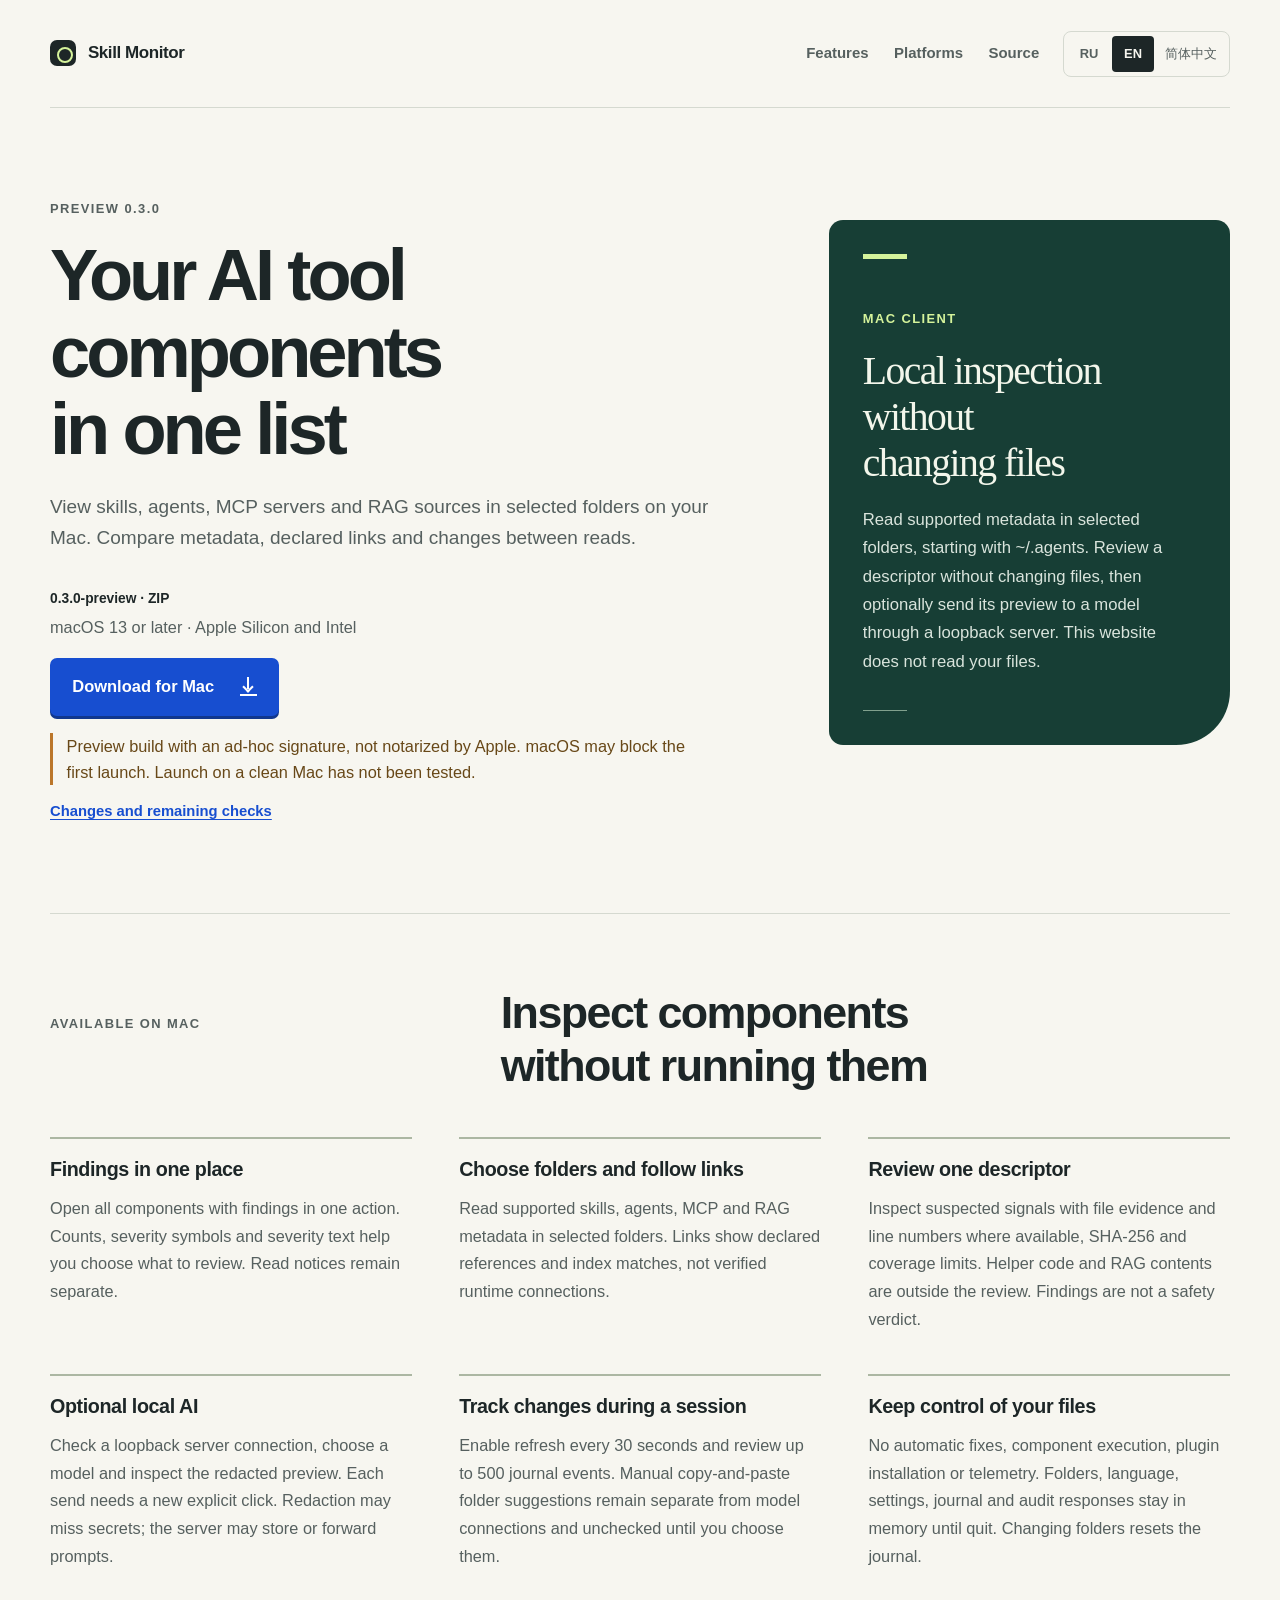
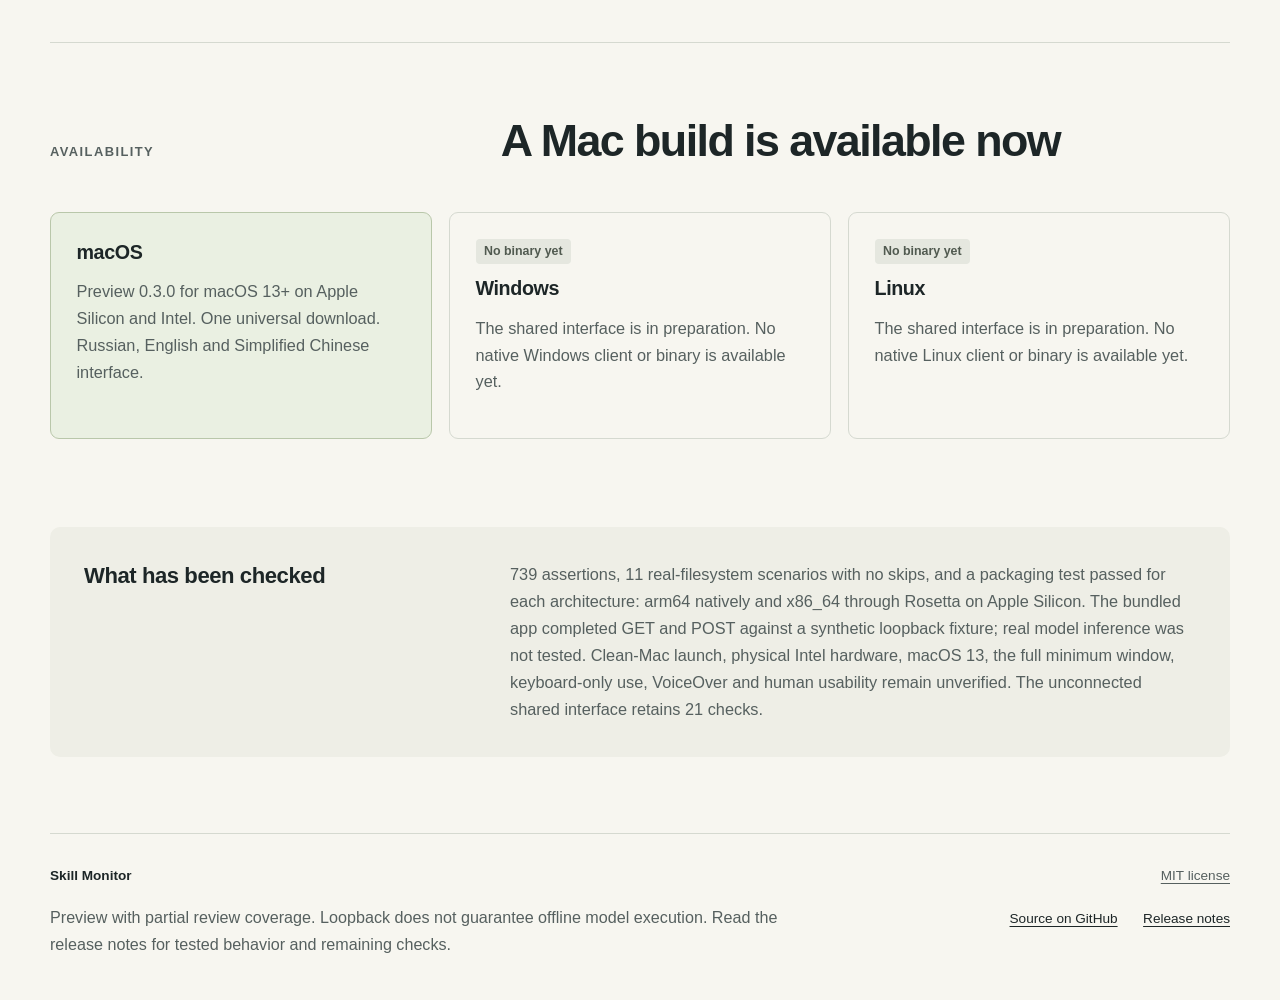
<file: index.html>
<!doctype html>
<html lang="en">
<head>
  <meta charset="utf-8">
  <meta name="viewport" content="width=device-width, initial-scale=1">
  <meta http-equiv="Content-Security-Policy" content="default-src 'none'; script-src 'self'; style-src 'self'; connect-src 'none'; img-src 'none'; font-src 'none'; object-src 'none'; base-uri 'none'; form-action 'none'">
  <meta name="description" content="Skill Monitor: local inspection of skills, agents, MCP and RAG on Mac. Preview 0.3.0 for Apple Silicon and Intel.">
  <meta name="color-scheme" content="light">
  <title>Skill Monitor | Preview 0.3.0</title>
  <link rel="stylesheet" href="site.css">
  <script src="site-locales.js" defer></script>
  <script src="site.js" defer></script>
</head>
<body>
  <a class="skip-link" href="#main" data-text="skipLink">Skip to content</a>
  <div class="page-shell">
    <header class="site-header">
      <a class="brand" href="#main"><span class="brand-mark" aria-hidden="true"></span><span data-text="brand">Skill Monitor</span></a>
      <nav class="primary-nav">
        <a href="#features" data-text="nav.features">Features</a>
        <a href="#platforms" data-text="nav.platforms">Platforms</a>
        <a href="https://github.com/bearatol/agents-skill-monitor-site" data-text="nav.source">Source</a>
      </nav>
      <div class="language-switcher" role="group" data-label="languageLabel" aria-label="Language">
        <button type="button" data-language="ru" lang="ru" aria-pressed="false">RU</button>
        <button type="button" data-language="en" lang="en" aria-pressed="true">EN</button>
        <button type="button" data-language="zh" lang="zh-CN" aria-pressed="false">&#31616;&#20307;&#20013;&#25991;</button>
      </div>
    </header>

    <main id="main" tabindex="-1">
      <section class="hero" aria-labelledby="hero-title">
        <div class="hero-copy">
          <p class="eyebrow" data-text="hero.eyebrow">Preview 0.3.0</p>
          <h1 id="hero-title" data-text="hero.title">Your AI tool components in one list</h1>
          <p class="hero-summary" data-text="hero.summary">View skills, agents, MCP servers and RAG sources in selected folders on your Mac. Compare metadata, declared links and changes between reads.</p>
          <div class="download-block">
            <p class="download-version" data-text="download.version">0.3.0-preview &#183; ZIP</p>
            <p class="download-requirements" id="download-requirements" data-text="download.requirements">macOS 13 or later &#183; Apple Silicon and Intel</p>
            <a class="button button-primary" href="https://github.com/bearatol/agents-skill-monitor-site/releases/download/v0.3.0-preview/AgentsSkillMonitor-macOS-universal2.zip" aria-describedby="download-requirements download-warning"><span data-text="download.label">Download for Mac</span><span class="download-arrow" aria-hidden="true"></span></a>
            <p class="download-warning" id="download-warning" data-text="download.warning">Preview build with an ad-hoc signature, not notarized by Apple. macOS may block the first launch. Launch on a clean Mac has not been tested.</p>
            <a class="text-link" href="https://github.com/bearatol/agents-skill-monitor-site/releases/tag/v0.3.0-preview" data-text="download.releaseNotes">Changes and remaining checks</a>
          </div>
        </div>
        <aside class="local-panel" aria-labelledby="local-title">
          <span class="panel-rule" aria-hidden="true"></span>
          <p class="eyebrow" data-text="preview.label">Mac client</p>
          <h2 id="local-title" data-text="preview.title">Local inspection without changing files</h2>
          <p data-text="preview.body">Read supported metadata in selected folders, starting with ~/.agents. Review a descriptor without changing files, then optionally send its preview to a model through a loopback server. This website does not read your files.</p>
          <span class="panel-end" aria-hidden="true"></span>
        </aside>
      </section>

      <section class="features section" id="features" aria-labelledby="features-title">
        <div class="section-heading">
          <p class="eyebrow" data-text="features.eyebrow">Available on Mac</p>
          <h2 id="features-title" data-text="features.title">Inspect components without running them</h2>
        </div>
        <div class="feature-grid">
          <article class="feature"><h3 data-text="features.items.0.title">Findings in one place</h3><p data-text="features.items.0.body">Open all components with findings in one action. Counts, severity symbols and severity text help you choose what to review. Read notices remain separate.</p></article>
          <article class="feature"><h3 data-text="features.items.1.title">Choose folders and follow links</h3><p data-text="features.items.1.body">Read supported skills, agents, MCP and RAG metadata in selected folders. Links show declared references and index matches, not verified runtime connections.</p></article>
          <article class="feature"><h3 data-text="features.items.2.title">Review one descriptor</h3><p data-text="features.items.2.body">Inspect suspected signals with file evidence and line numbers where available, SHA-256 and coverage limits. Helper code and RAG contents are outside the review. Findings are not a safety verdict.</p></article>
          <article class="feature"><h3 data-text="features.items.3.title">Optional local AI</h3><p data-text="features.items.3.body">Check a loopback server connection, choose a model and inspect the redacted preview. Each send needs a new explicit click. Redaction may miss secrets; the server may store or forward prompts.</p></article>
          <article class="feature"><h3 data-text="features.items.4.title">Track changes during a session</h3><p data-text="features.items.4.body">Enable refresh every 30 seconds and review up to 500 journal events. Manual copy-and-paste folder suggestions remain separate from model connections and unchecked until you choose them.</p></article>
          <article class="feature"><h3 data-text="features.items.5.title">Keep control of your files</h3><p data-text="features.items.5.body">No automatic fixes, component execution, plugin installation or telemetry. Folders, language, settings, journal and audit responses stay in memory until quit. Changing folders resets the journal.</p></article>
        </div>
      </section>

      <section class="platforms section" id="platforms" aria-labelledby="platforms-title">
        <div class="section-heading">
          <p class="eyebrow" data-text="platforms.eyebrow">Availability</p>
          <h2 id="platforms-title" data-text="platforms.title">A Mac build is available now</h2>
        </div>
        <div class="platform-grid">
          <article class="platform platform-available">
            <h3 data-text="platforms.macTitle">macOS</h3>
            <p data-text="platforms.macBody">Preview 0.3.0 for macOS 13+ on Apple Silicon and Intel. One universal download. Russian, English and Simplified Chinese interface.</p>
          </article>
          <article class="platform">
            <span class="status-label" data-text="platforms.pendingLabel">No binary yet</span>
            <h3 data-text="platforms.windowsTitle">Windows</h3>
            <p data-text="platforms.windowsBody">The shared interface is in preparation. No native Windows client or binary is available yet.</p>
          </article>
          <article class="platform">
            <span class="status-label" data-text="platforms.pendingLabel">No binary yet</span>
            <h3 data-text="platforms.linuxTitle">Linux</h3>
            <p data-text="platforms.linuxBody">The shared interface is in preparation. No native Linux client or binary is available yet.</p>
          </article>
        </div>
      </section>

      <section class="scope-note" aria-labelledby="scope-title">
        <h2 id="scope-title" data-text="scope.title">What has been checked</h2>
        <p data-text="scope.body">739 assertions, 11 real-filesystem scenarios with no skips, and a packaging test passed for each architecture: arm64 natively and x86_64 through Rosetta on Apple Silicon. The bundled app completed GET and POST against a synthetic loopback fixture; real model inference was not tested. Clean-Mac launch, physical Intel hardware, macOS 13, the full minimum window, keyboard-only use, VoiceOver and human usability remain unverified. The unconnected shared interface retains 21 checks.</p>
      </section>
    </main>

    <footer class="site-footer">
      <div class="footer-top"><span class="footer-brand" data-text="brand">Skill Monitor</span><a href="https://github.com/bearatol/agents-skill-monitor-site/blob/main/LICENSE" data-text="footer.license">MIT license</a></div>
      <div class="footer-bottom">
        <p data-text="footer.note">Preview with partial review coverage. Loopback does not guarantee offline model execution. Read the release notes for tested behavior and remaining checks.</p>
        <div class="footer-links">
          <a href="https://github.com/bearatol/agents-skill-monitor-site/tree/main/clients/skill-monitor-macos" data-text="footer.source">Source on GitHub</a>
          <a href="https://github.com/bearatol/agents-skill-monitor-site/releases/tag/v0.3.0-preview" data-text="footer.releaseNotes">Release notes</a>
        </div>
      </div>
    </footer>
  </div>
</body>
</html>
</file>
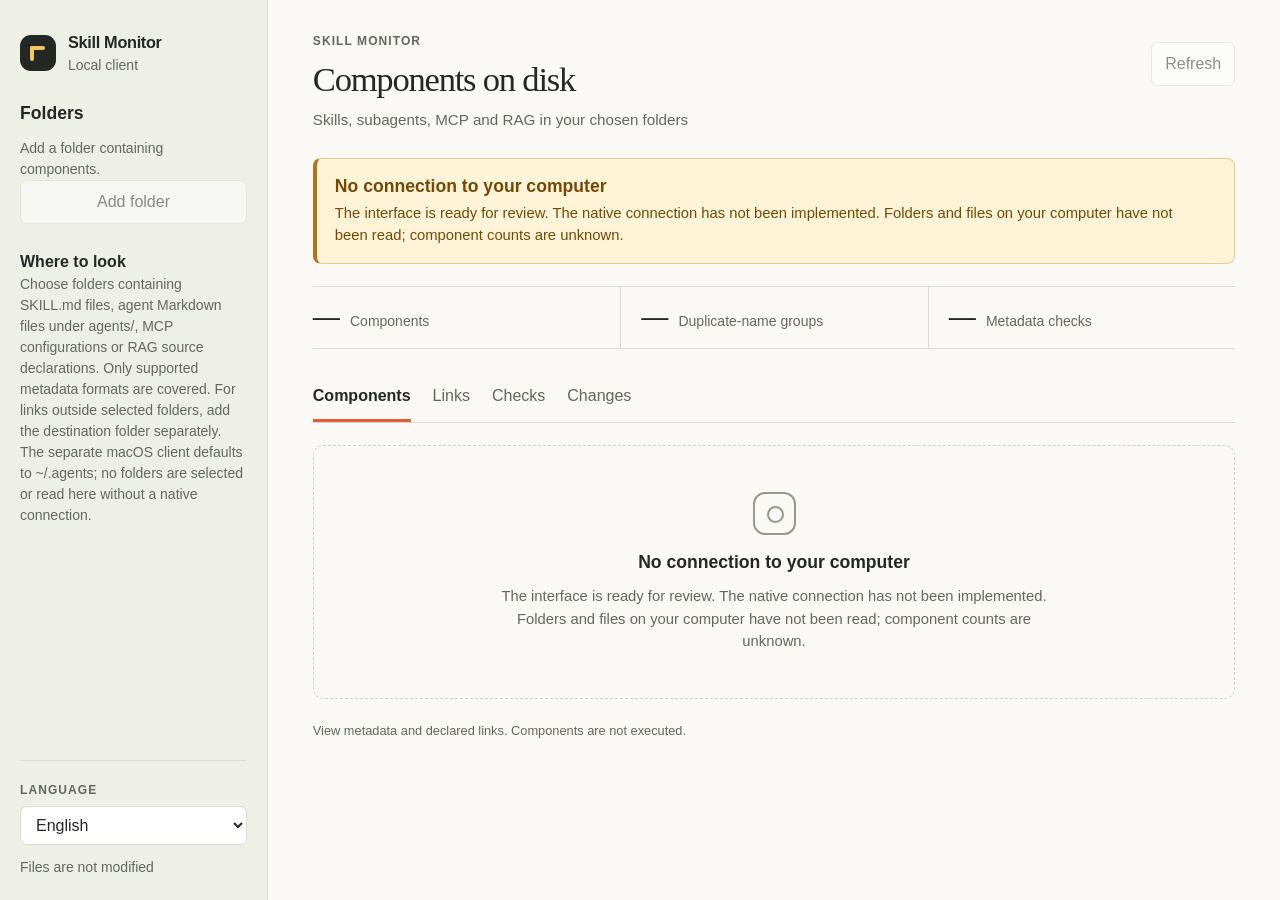
<file: clients/skill-monitor-desktop/index.html>
<!doctype html>
<html lang="en">
<head>
  <meta charset="utf-8">
  <meta name="viewport" content="width=device-width, initial-scale=1">
  <meta http-equiv="Content-Security-Policy" content="default-src 'none'; script-src 'self'; style-src 'self'; connect-src 'none'; img-src 'none'; font-src 'none'; object-src 'none'; base-uri 'none'; form-action 'none'">
  <meta name="color-scheme" content="light">
  <title>Skill Monitor</title>
  <link rel="stylesheet" href="style.css">
  <script src="locales.js" defer></script>
  <script src="app.js" defer></script>
</head>
<body>
  <div id="app"></div>
</body>
</html>
</file>
<file: site.css>
:root {
  color-scheme: light;
  --paper: #f7f6f0;
  --ink: #1d2627;
  --muted: #56605f;
  --line: #d5d9d0;
  --blue: #174ed0;
  --blue-hover: #123c9f;
  --panel: #173e35;
  --lime: #d5f39b;
  font-family: "Avenir Next", Avenir, "Trebuchet MS", "PingFang SC", "Microsoft YaHei", sans-serif;
  font-size: 17px;
  line-height: 1.65;
  font-synthesis: none;
  text-rendering: optimizeLegibility;
  -webkit-font-smoothing: antialiased;
  background: var(--paper);
  color: var(--ink);
}

* { box-sizing: border-box; }
html { scroll-padding-top: 2rem; }
body { margin: 0; }
a { color: inherit; text-underline-offset: .23em; }
button, a { -webkit-tap-highlight-color: transparent; }
button { font: inherit; }
button, a { touch-action: manipulation; }
button:focus-visible, a:focus-visible, main:focus-visible { outline: 3px solid var(--blue); outline-offset: 5px; }
main:focus-visible { outline-offset: 10px; }
button { cursor: pointer; }
p, h1, h2, h3 { margin-top: 0; }
p { margin-bottom: 0; }
h1, h2, h3 { font-weight: 600; }
h1, h2 { text-wrap: balance; }
h1 { max-width: 14ch; margin-bottom: 1.4rem; font-size: clamp(2.65rem, 5.65vw, 4.65rem); line-height: 1.06; letter-spacing: -.055em; }
h2 { margin-bottom: 0; font-size: clamp(1.8rem, 3.5vw, 2.65rem); line-height: 1.2; letter-spacing: -.035em; }
h3 { margin-bottom: .65rem; font-size: 1.16rem; line-height: 1.4; letter-spacing: -.02em; }
::selection { color: var(--ink); background: var(--lime); }
.page-shell { width: min(1180px, calc(100% - 96px)); margin: 0 auto; }
.skip-link { position: absolute; z-index: 10; top: 1rem; left: 1rem; padding: .7rem 1rem; transform: translateY(-200%); background: var(--paper); border: 2px solid var(--ink); font-weight: 600; }
.skip-link:focus { transform: translateY(0); }
.site-header { display: flex; flex-wrap: wrap; align-items: center; gap: 1.4rem; min-height: 108px; padding: 1.2rem 0; border-bottom: 1px solid var(--line); }
.brand { display: inline-flex; align-items: center; gap: .7rem; text-decoration: none; font-size: 1rem; font-weight: 700; letter-spacing: -.025em; }
.brand-mark { position: relative; display: inline-block; width: 26px; height: 26px; flex: 0 0 26px; background: var(--ink); border-radius: 7px; }
.brand-mark::before { content: ""; position: absolute; top: 7px; left: 7px; width: 12px; height: 12px; border: 2px solid var(--lime); border-radius: 50%; }
.primary-nav { display: flex; flex-wrap: wrap; align-items: center; gap: 1.5rem; margin-left: auto; }
.primary-nav a { color: var(--muted); text-decoration: none; font-size: .88rem; font-weight: 600; }
.primary-nav a:hover, .footer-links a:hover { color: var(--blue); text-decoration: underline; }
.language-switcher { display: flex; align-items: center; gap: 2px; padding: 4px; border: 1px solid var(--line); border-radius: 8px; }
.language-switcher button { min-width: 42px; min-height: 36px; padding: .15rem .5rem; border: 0; border-radius: 4px; background: transparent; color: var(--muted); font-size: .76rem; font-weight: 700; }
.language-switcher button[aria-pressed="true"] { color: var(--paper); background: var(--ink); }
.language-switcher button:hover:not([aria-pressed="true"]) { background: #e6e9df; color: var(--ink); }
.hero { display: grid; grid-template-columns: minmax(0, 1.4fr) minmax(280px, .8fr); align-items: start; gap: clamp(2rem, 6vw, 5rem); padding: 5.4rem 0 5.2rem; }
.eyebrow { margin-bottom: 1.1rem; color: var(--muted); font-size: .76rem; line-height: 1.45; letter-spacing: .11em; text-transform: uppercase; font-weight: 700; }
.hero-summary { max-width: 42rem; color: var(--muted); font-size: 1.12rem; line-height: 1.65; }
.download-block { max-width: 39rem; margin-top: 2rem; }
.download-version { margin-bottom: .2rem; font-size: .81rem; font-weight: 700; }
.download-requirements { color: var(--muted); font-size: .96rem; }
.button { display: inline-flex; justify-content: space-between; align-items: center; gap: 1.5rem; min-height: 58px; margin-top: 1rem; padding: .85rem 1.25rem; border: 1px solid transparent; border-radius: 7px; text-decoration: none; font-size: .97rem; font-weight: 700; line-height: 1.4; transition: background-color .15s ease, transform .15s ease; }
.button-primary { background: var(--blue); color: white; box-shadow: 0 3px 0 #11378e; }
.button-primary:hover { background: var(--blue-hover); transform: translateY(-1px); }
.button-primary:active { transform: translateY(1px); box-shadow: 0 1px 0 #11378e; }
.download-arrow { position: relative; display: inline-block; width: 17px; height: 19px; flex: 0 0 17px; border-bottom: 2px solid currentColor; }
.download-arrow::before { content: ""; position: absolute; left: 7px; top: 0; height: 12px; border-left: 2px solid currentColor; }
.download-arrow::after { content: ""; position: absolute; left: 4px; top: 6px; width: 6px; height: 6px; border-right: 2px solid currentColor; border-bottom: 2px solid currentColor; transform: rotate(45deg); }
.download-warning { margin: 1rem 0 .7rem; padding-left: .8rem; border-left: 3px solid #bb762a; color: #684818; font-size: .96rem; line-height: 1.6; }
.text-link { color: var(--blue); font-size: .87rem; font-weight: 600; }
.text-link:hover { color: var(--blue-hover); text-decoration-thickness: 2px; }
.local-panel { position: relative; min-height: 392px; margin-top: 1.2rem; padding: 2rem; overflow: hidden; border-radius: 14px 14px 54px 14px; background: var(--panel); color: #f3f6eb; }
.panel-rule { display: block; width: 44px; height: 5px; margin-bottom: 3rem; background: var(--lime); }
.local-panel .eyebrow { color: var(--lime); }
.local-panel h2 { max-width: 12ch; margin-bottom: 1.2rem; font-family: Georgia, "Times New Roman", "Songti SC", serif; font-weight: 400; font-size: clamp(2rem, 3.1vw, 2.8rem); line-height: 1.16; letter-spacing: -.04em; }
.local-panel p:last-of-type { position: relative; z-index: 1; color: #d9e4dc; font-size: .98rem; line-height: 1.7; }
.panel-end { display: block; width: 44px; height: 1px; margin-top: 2rem; background: #81a08d; }
.section { padding: 4.2rem 0; border-top: 1px solid var(--line); }
.section-heading { display: grid; grid-template-columns: .8fr 1.4fr; align-items: baseline; gap: 2rem; margin-bottom: 2.6rem; }
.section-heading .eyebrow { margin: 0; }
.feature-grid { display: grid; grid-template-columns: repeat(3, minmax(0, 1fr)); gap: 2.4rem 2.8rem; }
.feature { padding-top: 1rem; border-top: 2px solid #acb7a3; }
.feature p { color: var(--muted); font-size: .96rem; line-height: 1.7; }
.platform-grid { display: grid; grid-template-columns: repeat(3, minmax(0, 1fr)); gap: 1rem; }
.platform { display: flex; flex-direction: column; align-items: start; padding: 1.5rem; border: 1px solid var(--line); border-radius: 9px; }
.platform-available { background: #eaf0e2; border-color: #b9c7aa; }
.platform h3 { margin-bottom: .7rem; }
.platform p { margin-bottom: 1rem; color: var(--muted); font-size: .96rem; }
.platform .text-link { margin-top: auto; }
.status-label { display: inline-block; margin-bottom: .65rem; padding: .14rem .5rem; background: #e5e7df; border-radius: 4px; color: #515a50; font-size: .73rem; font-weight: 600; }
.scope-note { display: grid; grid-template-columns: .8fr 1.4fr; gap: 2rem; margin: 1rem 0 4.5rem; padding: 2rem; background: #eeeee6; border-radius: 10px; }
.scope-note h2 { font-size: 1.3rem; line-height: 1.4; letter-spacing: -.02em; }
.scope-note p { color: var(--muted); font-size: .96rem; }
.site-footer { padding: 1.8rem 0 2.5rem; border-top: 1px solid var(--line); font-size: .8rem; }
.footer-top, .footer-bottom { display: flex; justify-content: space-between; gap: 1.5rem; }
.footer-top { margin-bottom: 1rem; color: var(--muted); }
.footer-brand { color: var(--ink); font-weight: 700; }
.footer-bottom { align-items: baseline; }
.footer-bottom p { max-width: 43rem; color: var(--muted); font-size: .95rem; }
.footer-links { display: flex; flex-shrink: 0; flex-wrap: wrap; gap: 1.5rem; }
html[lang="zh-CN"] h1 { max-width: 12ch; line-height: 1.22; letter-spacing: -.035em; }
html[lang="zh-CN"] .local-panel h2 { max-width: 9ch; line-height: 1.4; }

@media (max-width: 1000px) {
  .page-shell { width: calc(100% - 64px); }
  .site-header { gap: 1rem 1.5rem; }
  .primary-nav { gap: 1rem; }
  .hero { gap: 2rem; padding-top: 4rem; grid-template-columns: minmax(0, 1.15fr) minmax(260px, .85fr); }
  .local-panel { padding: 1.6rem; }
  .feature-grid { gap: 2rem; }
  .footer-bottom { display: block; }
  .footer-links { margin-top: 1rem; }
}

@media (max-width: 760px) {
  .site-header { padding: 1rem 0; min-height: 0; }
  .brand { margin-right: auto; }
  .language-switcher { margin-left: auto; }
  .primary-nav { order: 3; width: 100%; margin-left: 0; padding-top: .3rem; gap: 1.5rem; }
  .hero { display: block; padding: 3rem 0; }
  h1 { max-width: 16ch; font-size: clamp(2.5rem, 8vw, 3.8rem); }
  .hero-summary { font-size: 1.05rem; }
  .local-panel { min-height: 0; margin-top: 2.8rem; padding: 1.8rem; }
  .panel-rule { margin-bottom: 1.8rem; }
  .local-panel h2 { max-width: 25ch; font-size: 2.2rem; }
  .section { padding: 3rem 0; }
  .section-heading { display: block; margin-bottom: 2rem; }
  .section-heading .eyebrow { margin-bottom: .8rem; }
  .feature-grid { grid-template-columns: repeat(2, minmax(0, 1fr)); gap: 2rem 1.5rem; }
  .platform-grid { grid-template-columns: 1fr; }
  .platform { padding: 1.4rem; }
  .scope-note { display: block; margin-bottom: 3rem; padding: 1.5rem; }
  .scope-note h2 { margin-bottom: .8rem; }
  html[lang="zh-CN"] .local-panel h2 { max-width: none; }
}

@media (max-width: 440px) {
  .page-shell { width: calc(100% - 36px); }
  .site-header { column-gap: .5rem; }
  .brand { font-size: .85rem; gap: .45rem; }
  .brand-mark { width: 23px; height: 23px; flex-basis: 23px; }
  .brand-mark::before { top: 6px; left: 6px; width: 11px; height: 11px; }
  .language-switcher { padding: 2px; }
  .language-switcher button { min-width: 32px; min-height: 36px; padding-inline: .35rem; font-size: .68rem; }
  .primary-nav { gap: 1.2rem; }
  .primary-nav a { font-size: .8rem; }
  .hero { padding-top: 2.5rem; }
  h1 { font-size: 2.55rem; }
  .button { width: 100%; }
  .feature-grid { grid-template-columns: 1fr; }
  .footer-top { display: block; }
  .footer-top > * { display: block; }
  .footer-top > * + * { margin-top: .4rem; }
  .footer-links { gap: .75rem 1.3rem; }
}

@media (prefers-reduced-motion: reduce) {
  *, *::before, *::after { scroll-behavior: auto !important; transition: none !important; }
}
</file>
<file: clients/skill-monitor-desktop/style.css>
:root {
  color-scheme: light;
  --paper: #faf9f5;
  --surface: #ffffff;
  --ink: #242824;
  --muted: #62685e;
  --line: #d8dcd1;
  --accent: #e35d39;
  --accent-light: #fff0e9;
  --green: #335c42;
  --green-light: #e9f0e6;
  --amber: #754807;
  --amber-light: #fff4d7;
  font-family: -apple-system, BlinkMacSystemFont, "Segoe UI", "Noto Sans CJK SC", sans-serif;
  font-size: 16px;
  line-height: 1.5;
  color: var(--ink);
  background: var(--paper);
}
* { box-sizing: border-box; }
body { margin: 0; }
button, input, select { font: inherit; color: inherit; }
button, select { cursor: pointer; }
button { text-align: start; }
button:disabled, select:disabled { cursor: default; opacity: .5; }
button, select, input { border-radius: 7px; }
button:focus-visible, select:focus-visible, input:focus-visible, a:focus-visible, [tabindex]:focus-visible {
  outline: 3px solid var(--accent); outline-offset: 3px;
}
button { border: 1px solid var(--line); background: var(--surface); padding: 9px 13px; }
button:hover:not(:disabled) { border-color: var(--ink); }
h1, h2, h3, p { margin: 0; }
h1 { font-family: Georgia, "Noto Serif CJK SC", serif; font-size: clamp(1.8rem, 2.7vw, 2.65rem); font-weight: 500; line-height: 1.12; letter-spacing: -.035em; }
h2 { font-size: 1.1rem; line-height: 1.35; }
h3 { font-size: 1rem; }
small { font-size: .875rem; }
.muted, .subtitle { color: var(--muted); }
.mono { font-family: ui-monospace, "SFMono-Regular", Consolas, monospace; font-size: .875rem; overflow-wrap: anywhere; }
.eyebrow { font-size: .75rem; font-weight: 650; letter-spacing: .09em; text-transform: uppercase; color: var(--muted); }
.shell { min-height: 100vh; display: grid; grid-template-columns: 268px minmax(0, 1fr); }
.sidebar { background: #eef0e8; border-right: 1px solid var(--line); padding: 30px 20px 22px; display: flex; flex-direction: column; gap: 26px; }
.brand { display: flex; align-items: center; gap: 12px; }
.brand-mark { width: 36px; height: 36px; border-radius: 11px; background: var(--ink); position: relative; flex-shrink: 0; }
.brand-mark::before, .brand-mark::after { content: ""; position: absolute; background: #f3c765; border-radius: 2px; }
.brand-mark::before { width: 15px; height: 4px; top: 11px; left: 10px; }
.brand-mark::after { width: 4px; height: 15px; top: 11px; left: 10px; }
.brand strong { font-size: 1.02rem; letter-spacing: -.02em; }
.brand small { display: block; color: var(--muted); }
.section-heading { display: flex; justify-content: space-between; align-items: center; gap: 12px; margin-bottom: 12px; }
.folder-list { display: grid; gap: 8px; }
.folder { display: flex; align-items: stretch; border: 1px solid transparent; border-radius: 8px; }
.folder.selected { background: var(--surface); border-color: var(--line); }
.folder-select { width: 100%; min-width: 0; border: 0; background: none; display: block; padding: 10px; }
.folder-select span { display: block; }
.folder-name { font-weight: 600; overflow-wrap: anywhere; }
.folder-path { font-size: .75rem; color: var(--muted); overflow-wrap: anywhere; }
.folder-remove { padding: 8px; background: none; border: 0; align-self: start; font-size: 1.2rem; }
.button-accent { background: var(--accent); color: #fff; border-color: var(--accent); font-weight: 600; }
.button-full { width: 100%; text-align: center; }
.sidebar-note { font-size: .875rem; color: var(--muted); }
.sidebar-bottom { margin-top: auto; border-top: 1px solid var(--line); padding-top: 20px; display: grid; gap: 12px; }
.language { display: grid; gap: 7px; }
select { padding: 9px 32px 9px 11px; border: 1px solid var(--line); background: var(--surface); max-width: 100%; }
.workspace { min-width: 0; padding: 32px clamp(20px, 3.5vw, 52px) 32px; }
.page-header { display: flex; justify-content: space-between; align-items: start; gap: 18px; margin-bottom: 26px; }
.page-title { display: grid; gap: 10px; max-width: 700px; }
.subtitle { font-size: .95rem; }
.header-actions { display: flex; align-items: center; gap: 8px; flex-shrink: 0; padding-top: 10px; }
.status { border: 1px solid #e5cd92; border-left: 4px solid #ad7521; background: var(--amber-light); padding: 16px 18px; border-radius: 8px; margin-bottom: 22px; display: flex; justify-content: space-between; gap: 16px; align-items: center; color: var(--amber); }
.status p { margin-top: 4px; max-width: 850px; font-size: .925rem; }
.status.info { border-color: #c6d7c3; border-left-color: var(--green); background: var(--green-light); color: var(--green); }
.status.error { border-color: #e9b4a6; border-left-color: #a83f28; background: #fff0e9; color: #82301d; }
.status button { flex-shrink: 0; }
.summary { display: grid; grid-template-columns: repeat(3, 1fr); margin-bottom: 24px; border-block: 1px solid var(--line); }
.metric { padding: 16px 18px 16px 0; display: flex; align-items: baseline; gap: 10px; }
.metric + .metric { border-left: 1px solid var(--line); padding-left: 20px; }
.metric strong { font-size: 1.7rem; line-height: 1; font-weight: 500; font-variant-numeric: tabular-nums; }
.metric span { color: var(--muted); font-size: .875rem; }
.tabs { display: flex; gap: 22px; border-bottom: 1px solid var(--line); margin-bottom: 22px; overflow-x: auto; }
.tab { padding: 11px 0; border: 0; border-bottom: 3px solid transparent; border-radius: 0; background: none; color: var(--muted); white-space: nowrap; }
.tab[aria-selected="true"] { border-bottom-color: var(--accent); color: var(--ink); font-weight: 650; }
.toolbar { display: grid; grid-template-columns: minmax(180px, 1fr) minmax(130px, 190px); gap: 12px; margin-bottom: 12px; }
.search-wrap { display: flex; position: relative; }
.search-wrap input { width: 100%; padding: 11px 40px 11px 13px; border: 1px solid var(--line); background: var(--surface); }
.clear-search { position: absolute; right: 3px; top: 3px; bottom: 3px; padding: 3px 9px; border: 0; background: none; font-size: 1.35rem; }
.filter-row { display: flex; flex-wrap: wrap; gap: 16px; margin: 12px 0 18px; }
.checkbox { display: inline-flex; gap: 8px; align-items: center; font-size: .875rem; }
.checkbox input { width: 17px; height: 17px; accent-color: var(--accent); }
.result-line { display: flex; flex-wrap: wrap; justify-content: space-between; gap: 10px; font-size: .875rem; color: var(--muted); margin-bottom: 14px; }
.results { display: grid; grid-template-columns: minmax(270px, 1fr) minmax(300px, .95fr); gap: 22px; align-items: start; }
.component-list { display: grid; gap: 9px; }
.component-card { width: 100%; display: block; padding: 17px 18px; border: 1px solid var(--line); border-radius: 9px; background: var(--surface); }
.component-card.selected { border-color: var(--accent); box-shadow: inset 3px 0 0 var(--accent); background: #fffaf6; }
.card-heading { display: flex; justify-content: space-between; align-items: start; gap: 12px; }
.card-name { font-size: 1.05rem; font-weight: 650; overflow-wrap: anywhere; }
.card-summary { margin-top: 8px; color: var(--muted); font-size: .925rem; overflow-wrap: anywhere; display: -webkit-box; -webkit-line-clamp: 2; -webkit-box-orient: vertical; overflow: hidden; }
.card-path { margin-top: 10px; color: var(--muted); }
.badges { display: flex; flex-wrap: wrap; gap: 6px; margin-top: 11px; }
.badge { display: inline-block; background: #eef0e8; padding: 3px 7px; border-radius: 4px; font-size: .75rem; line-height: 1.4; font-weight: 550; }
.badge.warning { background: var(--amber-light); color: var(--amber); }
.badge.kind { background: #f1f2ee; color: var(--muted); white-space: nowrap; }
.detail { background: var(--surface); border: 1px solid var(--line); border-radius: 10px; position: sticky; top: 20px; overflow: hidden; }
.detail-header { padding: 21px 22px 17px; border-bottom: 1px solid var(--line); }
.detail-header h2 { font-family: Georgia, "Noto Serif CJK SC", serif; font-size: 1.5rem; font-weight: 500; overflow-wrap: anywhere; }
.detail-section { padding: 18px 22px; border-bottom: 1px solid #e9ebe3; }
.detail-section:last-child { border-bottom: 0; }
.detail-section h3 { margin-bottom: 9px; }
.detail-section p { font-size: .925rem; white-space: pre-wrap; overflow-wrap: anywhere; }
.provenance { margin: 0; display: grid; gap: 12px; }
.provenance dt { color: var(--muted); font-size: .8rem; margin-bottom: 2px; }
.provenance dd { margin: 0; }
.finding { padding: 14px; border: 1px solid #e3d8bb; background: #fffcf4; border-radius: 7px; margin-top: 12px; }
.finding p, .finding .mono { margin-top: 7px; }
.finding .next-step { border-top: 1px solid #e8dfca; padding-top: 10px; margin-top: 11px; }
.notice { padding: 16px 18px; background: var(--surface); border: 1px solid var(--line); border-radius: 8px; margin-top: 10px; }
.notice p { margin-top: 6px; }
.empty { padding: 46px 24px; border: 1px dashed #cdd2c5; border-radius: 10px; text-align: center; display: grid; justify-items: center; gap: 11px; }
.empty p { color: var(--muted); max-width: 570px; font-size: .925rem; }
.empty-symbol { width: 43px; height: 43px; border: 2px solid #929c88; border-radius: 12px; position: relative; margin-bottom: 5px; }
.empty-symbol::after { content: ""; position: absolute; width: 13px; height: 13px; border: 2px solid #929c88; border-radius: 50%; left: 12px; top: 12px; }
.list-panel { display: grid; gap: 10px; }
.link-row { display: flex; align-items: center; gap: 12px; flex-wrap: wrap; padding: 17px 18px; background: var(--surface); border: 1px solid var(--line); border-radius: 8px; }
.link-label { flex: 1; min-width: 180px; overflow-wrap: anywhere; }
.link-label strong { display: block; }
.link-label small { color: var(--muted); }
.footnote { color: var(--muted); font-size: .8rem; margin-top: 22px; }
.skip-link { position: absolute; top: -100px; left: 20px; z-index: 10; background: var(--surface); padding: 10px; color: var(--ink); }
.skip-link:focus { top: 10px; }
.sr-only { position: absolute; width: 1px; height: 1px; overflow: hidden; clip: rect(0,0,0,0); white-space: nowrap; }
@media (min-width: 1500px) { .workspace { max-width: 1600px; } }
@media (max-width: 1120px) { .shell { grid-template-columns: 230px minmax(0, 1fr); } .results { grid-template-columns: 1fr; } .detail { position: static; } .metric { display: block; } .metric span { display: block; margin-top: 7px; } }
@media (max-width: 760px) {
  .shell { display: block; }
  .sidebar { border-right: 0; border-bottom: 1px solid var(--line); padding: 18px 20px; gap: 16px; }
  .sidebar-bottom { margin: 0; padding-top: 14px; grid-template-columns: 1fr 1fr; align-items: end; }
  .sidebar-note { font-size: .8rem; }
  .workspace { padding: 23px 18px; }
  .page-header { flex-wrap: wrap; }
  .header-actions { padding: 0; }
  .status { align-items: start; flex-direction: column; }
  .summary { grid-template-columns: 1fr; }
  .metric { display: flex; padding: 11px 0; }
  .metric + .metric { border-left: 0; border-top: 1px solid var(--line); padding-left: 0; }
  .metric span { margin: 0; }
  .metric strong { min-width: 42px; }
  .toolbar { grid-template-columns: 1fr; }
  .tabs { gap: 20px; }
}
@media (prefers-reduced-motion: no-preference) { .component-card, button { transition: background-color .12s ease, border-color .12s ease; } }
</file>
